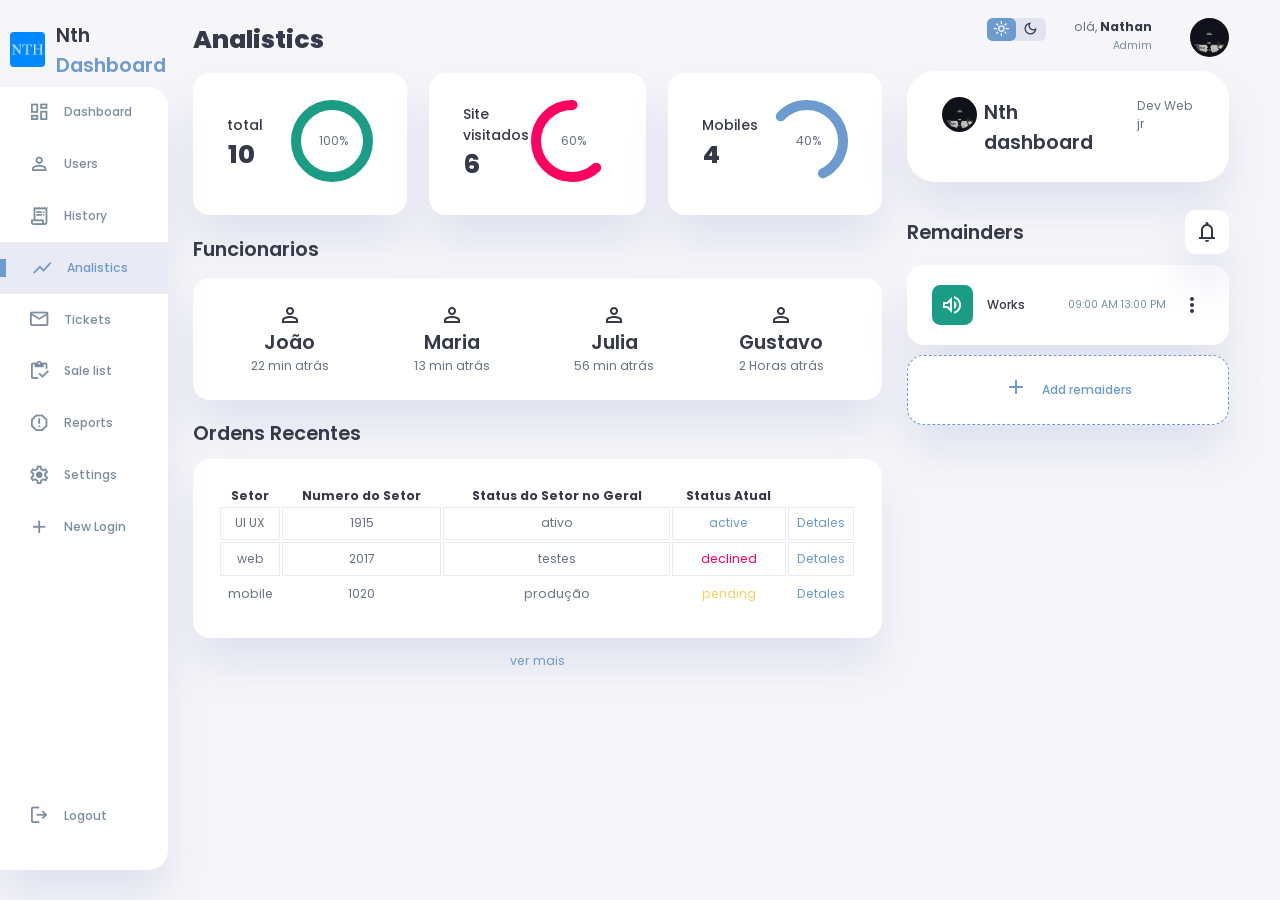
<file: index.html>
<!DOCTYPE html>
<html lang="pt-br">
<head>
    <meta charset="UTF-8">
    <meta name="viewport" content="width=device-width, initial-scale=1.0">
    <link href="https://fonts.googleapis.com/css2?family=Material+Symbols+Outlined" rel="stylesheet" />
    <link href="https://fonts.googleapis.com/icon?family=Material+Icons" rel="stylesheet">
    
    <link rel="shortcut icon" href="./imgs/favicon-16x16.png" type="image/x-icon">

    <link rel="stylesheet" href="./style/styleGeral.css">
    <link rel="stylesheet" href="./style/main.css">
    <link rel="stylesheet" href="./style/secaoD.css">
    <link rel="stylesheet" href="./style/sidebarE.css">

    <title>Dashboard</title>
</head>
<body>
    <div class="conteiner">
            <!-- Sidbar Esquerdo-->
        <aside >
            <div class="toggle">
                <div class="logo">
                    <img src="./imgs/favicon-32x32.png" alt="logo do Dashboard">
                </div>
                <h2>Nth <span class="primary">Dashboard</span></h2>
                <div class="close" id="close-btn">
                    <span class="material-symbols-outlined">
                        close
                    </span>
                </div>
            </div>

            <div class="sidebar">
                <a href="#" role="link">
                    <span class="material-symbols-outlined">
                        dashboard
                    </span>
                    <h3>Dashboard</h3>
                </a>
                <a href="#" id="usuarios">
                    <span class="material-symbols-outlined">
                        person
                    </span>
                    <h3>Users</h3>
                </a>
                <a href="#">
                    <span class="material-symbols-outlined">
                        receipt_long
                    </span>
                    <h3>History</h3>
                </a>
                <a href="#" class="ativo">
                    <span class="material-symbols-outlined">
                        show_chart
                    </span>
                    <h3>Analistics</h3>
                </a>
                <a href="#">
                    <span class="material-symbols-outlined">
                        mail
                    </span>
                    <h3>Tickets</h3>
                </a>
                <a href="#">
                    <span class="material-symbols-outlined">
                        inventory
                    </span>
                    <h3>Sale list</h3>
                </a>
                <a href="#">
                    <span class="material-symbols-outlined">
                        report
                    </span>
                    <h3>Reports</h3>
                </a>
                <a href="#">
                    <span class="material-symbols-outlined">
                        settings
                    </span>
                    <h3>Settings</h3>
                </a>
                <a href="#">
                    <span class="material-symbols-outlined">
                        add
                    </span>
                    <h3>New Login</h3>
                </a>
                <a href="#">
                    <span class="material-symbols-outlined">
                        logout
                    </span>
                    <h3>Logout</h3>
                </a>
            </div>
        </aside>

            <!--main-->
        <main>
                <!--Analistics-->
            <h1>Analistics</h1>
            <div class="analyse">
                <div class="sales">
                    <div class="status">
                        <div class="info">
                            <h3>total</h3>
                            <h1>10</h1>
                        </div>
                        <div class="progress">
                            <svg>
                                <circle class="total" cx="38" cy="38" r="36"></circle>
                            </svg>
                            <div class="percentage">
                                <p>100%</p>
                            </div>
                        </div>

                    </div>
                </div>

                <div class="visits">
                    <div class="status">
                        <div class="info">
                            <h3>Site visitados</h3>
                            <h1>6</h1>
                        </div>
                        <div class="progress">
                            <svg>
                                <circle class="site" cx="38" cy="38" r="36"></circle>
                            </svg>
                            <div class="percentage">
                                <p>60%</p>
                            </div>
                        </div>
    
                    </div>
                </div>

                <div class="searches">
                    <div class="status">
                        <div class="info">
                            <h3>Mobiles</h3>
                            <h1>4</h1>
                        </div>
                        <div class="progress">
                            <svg>
                                <circle cx="38" cy="38" r="36"></circle>
                            </svg>
                            <div class="percentage">
                                <p>40%</p>
                            </div>
                        </div>
    
                    </div>
                </div>
            </div>
            <!--fim Analistics-->

            <!-- New Users-->

            <div class="new-users">
                <h2>Funcionarios</h2>
                <div class="list-users">
                    <div class="user">
                        <span class="material-symbols-outlined">
                            person
                        </span>
                        <h2>João</h2>
                        <p>22 min atrás</p>
                    </div>

                    <div class="user">
                        <span class="material-symbols-outlined">
                            person
                        </span>
                        <h2>Maria</h2>
                        <p>13 min atrás</p>
                    </div>

                    <div class="user">
                        <span class="material-symbols-outlined">
                            person
                        </span>
                        <h2>Julia</h2>
                        <p>56 min atrás</p>
                    </div>

                    <div class="user">
                        <span class="material-symbols-outlined">
                            person
                        </span>
                        <h2>Gustavo</h2>
                        <p>2 Horas atrás</p>
                    </div>
                </div>
            </div>
            <!-- fim New Users-->

            <!-- Ordens recentes-->

            <div class="recents-orders">
                <h2>Ordens Recentes</h2>
                <table>
                    <thead>
                        <tr>
                            <th>Setor</th>
                            <th>Numero do Setor</th>
                            <th>Status do Setor no Geral</th>
                            <th>Status Atual</th>
                            <th></th>
                        </tr>
                    </thead>
                    <tbody>

                    </tbody>
                </table>
                <a href="#">ver mais</a>
            </div>
            <!--fim ordens reccentes-->
        </main>
        <!--fim do Main-->

        <!-- Sidebar direito-->

        <div class="right-section">
            <div class="nav">
                <button id="menu-btn">
                    <span class="material-symbols-outlined">
                        menu
                    </span>
                </button>
                <div class="dark-mode">
                    <span class="material-symbols-outlined active">
                        light_mode
                    </span>

                    <span class="material-symbols-outlined">
                        dark_mode
                    </span>
                </div>
                <div class="profile">
                    <div class="info">
                        <p>olá, <b>Nathan</b></p>
                        <small class="text-muted">Admim</small>
                    </div>
                    <div class="profile-photo">
                        <img src="./imgs/mini-astronaut.jpg" alt="foto de perfil">
                    </div>
                </div>
            </div>
           

            <div class="user-profile">
                <div class="logo">
                    <img src="./imgs/mini-astronaut.jpg" alt="logo">
                    <h2>Nth dashboard</h2>
                    <p>Dev Web jr</p>
                </div>
            </div>
            <div class="remaiders">
                <div class="header">
                    <h2>Remainders</h2>
                    <span class="material-symbols-outlined">
                        notifications
                    </span>
                </div>

                <div class="notications">
                    <div class="icon">
                        <span class="material-symbols-outlined">
                            volume_up
                        </span>
                    </div>

                    <div class="content">
                        <h3>Works</h3>
                        <small class="text-muted">09:00 AM 13:00 PM</small>
                    </div>
                    <span class="material-symbols-outlined">
                        more_vert
                    </span>
                </div>

                <div class="notications add-reminder">
                    <div class="add">
                        <span class="material-symbols-outlined">
                            add
                        </span>
                    </div>
                    <h3>Add remaiders</h3>
                </div>
            </div>


        </div>
        <!-- fim Sidebar direito-->



    </div>

    <script src="./js/users.js"></script>
    <script src="./js/index.js"></script>
</body>
</html>
</file>
<file: style/styleGeral.css>
@import url('https://fonts.googleapis.com/css2?family=Poppins:wght@300;400;500;600;700;800&display=swap');

:root {
    --color-primary: #6C9BCF;
    --color-danger: #FF0060;
    --color-success: #1B9C85;
    --color-warning: #F7D060;
    --color-white: #fff;
    --color-info-dark: #7d8da1;
    --color-dark: #363949;
    --color-light: rgba(132, 139, 200, 0.18);
    --color-dark-variant: #677483;
    --color-background: #f6f6f9;

    --card-border-radius: 2rem;
    --border-radius-1: 0.4rem;
    --border-radius-2: 1.2rem;

    --card-padding: 1.8rem;
    --padding-1: 1.2rem;

    --box-shadow: 0 2rem 3rem var(--color-light);
}

.dark-mode-variables{
    --color-background: #181a1e;
    --color-white: #202528;
    --color-dark: #edeffd;
    --color-dark-variant: #a3bdcc;
    --color-light: rgba(0, 0, 0, 0.4);
    --box-shadow: 0 2rem 3rem var(--color-light);
}

* {
    margin: 0;
    box-sizing: border-box;
    text-decoration: none;
    padding: 0;

}

html {
    font-size: 14px;
}

body {
    width: 100vw;
    height: 100vh;
    font-family: 'Poppins', sans-serif;
    font-size: 0.88rem;
    user-select: none;
    overflow-x: hidden;
    color: var(--color-dark);
    background-color: var(--color-background);
}

a{ 
    color: var(--color-dark);
}

img {
    width: 100%;
    display: block;
    object-fit: cover;
    margin-left: 10px;
}

h1 {
    font-weight: 800;
    font-size: 1.8rem;
}
h2 {
    font-weight: 600;
    font-size: 1.4rem;
}
h3 {
    font-weight: 500;
    font-size: 0.87rem;
}

small {
    font-size: 0.76rem;
}

p {
    color: var(--color-dark-variant);
}
b{
    color: var(--color-dark);
}

.text-muted{
    color: var(--color-info-dark);
}

.primary {
    color: var(--color-primary);
}

.danger {
    color: var(--color-danger);
}

.success {
    color: var(--color-success);
}

.warning {
    color: var(--color-warning);
}

.conteiner {
    display: grid;
    width: 96%;
    gap: 1.8rem;
    grid-template-columns: 12rem auto 23rem;
}

/* Resposivo */

@media screen and (max-width: 1200px) {
    .conteiner {
        width: 95%;
        grid-template-columns: 7rem auto 27rem;
    }

    aside .toggle h2 {
        display: none;
    }
    aside .sidebar {
        height: auto;
    }

    aside .sidebar h3 {
        display: none;
    }

    aside .sidebar a {
        width: 5.6rem;
    }

    aside .sidebar a:last-child {
        position: relative;
        margin-top: 1.8rem;
    }

    main .analyse {
        grid-template-columns: 1fr;
        gap: 0;
    }

    main .new-users .list-users .user {
        flex-basis: 40%;
    }

    main .recents-orders {
        width: 90%;
        position: absolute;
        left: 50%;
        transform: translateX(-50%);
        margin: 2rem 0 0 0.8rem;

    }

    main .recents-orders table {
        width: 83vw;
    }

    main table thead tr th:last-child,
    main table thead tr th:first-child {
        display: none;
    }

    main table tbody tr td:last-child,
    main table tbody tr td:first-child {
        display: none;
    }

}

@media screen and (max-width:768px) {
    .conteiner {
        width: 100%;
        grid-template-columns: 1fr;
        padding: 0 var(--padding-1);
    }

    aside {
        position: fixed;
        background-color: var(--color-white);
        width: 15rem;
        box-shadow: 1rem 3rem 4rem var(--box-shadow);
        z-index: 3;
        height: 100vh;
        left: -50%;
        display: none;
        animation: showMenu 0.4s ease forwards;

    }

    @keyframes showMenu {
        to {
            left: 0;
        }
    }

    .logo {
        margin-left: 0.3rem;
    }
    aside .sidebar {
        height: 100%;
    }

    aside .toggle h2 {
        display: block;
    }

    aside .sidebar h3 {
        display: block;
    }

    aside .sidebar a {
        width: 100%;
        height: 3.4rem;
    }

    aside .sidebar a:last-child {
        position: absolute;
    }

    main {
        margin-top: 8rem;
        padding: 0 1rem;
    }

    main .new-users .list-users .user {
        flex-basis: 35%;
    }

    main .recents-orders {
        position: relative;
        width: 100%;
        margin: 3rem 0 0 0;
    }

    main .recents-orders table {
        width: 100%;
    }

    .right-section {
        width: 94%;
        margin: 0 auto 4rem;
    }

    .right-section .nav {
        position: fixed;
        top: 0;
        left: 0;
        align-items: center;
        background-color: var(--color-white);
        padding: 0 var(--padding-1);
        height: 4.6rem;
        width: 100%;
        z-index: 2;
        box-shadow: 0 1rem 1rem var(--color-light);
        margin: 0;
    }

    .right-section .nav .dark-mode {
        width: 4.4rem;
        position: absolute;
        left: 60%;
    }

    .right-section .profile .info {
        display: none;
    }

    .right-section .nav button {
        display: inline-block;
        background-color: transparent;
        border: none;
        color: var(--color-dark);
        cursor: pointer;
        position: absolute;
        left: 1rem;
    }

    .right-section .nav button span {
        font-size: 2rem;
    }

}
</file>
<file: style/main.css>
main {
    margin-top: 1.5rem;
}
.dash {
    display: grid;
    grid-template-columns: repeat(3, 1fr);
    gap: 1.6rem;
}

.analyse {
    display: grid;
    grid-template-columns: repeat(3, 1fr);
    gap: 1.6rem;
}

main .analyse > div {
    background-color: var(--color-white);
    padding: var(--card-padding);
    border-radius: var(--border-radius-2);
    margin-top: 1rem;
    box-shadow: var(--box-shadow);
    cursor: pointer;
    transition: all 0.3s ease;
}

main .analyse > div:hover {
    box-shadow: none;
}

main .analyse > div .status {
    display: flex;
    align-items: center;
    justify-content: space-between;
}

.analyse h3 {
    margin-left: 0.6rem;
    font-size: 1rem;
}

.progress {
    position: relative;
    width: 92px;
    height: 92px;
    border-radius: 50%;
}

.analyse svg {
    width: 7rem;
    height: 7rem;

}

.analyse svg circle {
    fill: none;
    stroke-width: 10;
    stroke-linecap: round;
    transform: translate(5px, 5px);
}
.info h1{
    margin-left: 10px;
}

.percentage {
    position: absolute;
    top: -3px;
    left: -1px;
    display: flex;
    align-items: center;
    justify-content: center;
    height: 100%;
    width: 100%;
}


.sales svg circle{
    stroke: var(--color-success);
}

.visits svg circle {
    stroke: var(--color-danger);
    stroke-dashoffset: -30;
    stroke-dasharray: 140;
}

.searches svg circle {
    stroke: var(--color-primary);
    stroke-dashoffset: 60;
    stroke-dasharray: 100;
}

/* new users */

.new-users{
    margin-top: 1.3rem;
}


.list-users {
    background-color: var(--color-white);
    padding: var(--card-padding);
    border-radius: var(--border-radius-2);
    margin-top: 1rem;
    box-shadow: var(--box-shadow);
    display: flex;
    justify-content: space-around;
    flex-wrap: wrap;
    gap: 1.4rem;
    cursor: pointer;
    transition: all 0.3s ease;
}

.list-users:hover {
    box-shadow: none;
}

.user {
    display: flex;
    flex-direction: column;
    justify-content: center;
    align-items: center;
}

/* orden recentes */

.recents-orders {
    margin-top: 1.3rem;
}

.recents-orders h2{
    margin-bottom: 0.8rem;
}

.recents-orders table {
    background-color: var(--color-white);
    width: 100%;
    padding: var(--card-padding);
    text-align: center;
    box-shadow: var(--box-shadow);
    border-radius: var(--border-radius-2);
    transition: all 0.3s ease;
}

.recents-orders table:hover {
    box-shadow: none;
}

main table tbody td {
    height: 2.4rem;
    border: 1px solid var(--color-light);
    color: var(--color-dark-variant);
}

main table tbody tr:last-child td {
    border: none;
}

.recents-orders a {
    text-align: center;
    display: block;
    color: var(--color-primary);
    margin: 1rem auto;
}
</file>
<file: style/secaoD.css>
.right-section {
    margin-top: 1.3rem;
}

.nav {
    display: flex;
    justify-content: end;
    gap: 2rem;
}

 .nav button {
    display: none;
}

.dark-mode {
    display: flex;
    justify-content: space-between;
    align-items: center;
    background-color: var(--color-light);
    height: 1.6rem;
    width: 4.2rem;
    cursor: pointer;
    border-radius: var(--border-radius-1);
}

.dark-mode span {
    font-size: 1.2rem;
    width: 50%;
    height: 100%;
    display: flex;
    align-items: center;
    justify-content: center;
}

.dark-mode span.active {
    background-color: var(--color-primary);
    color: var(--color-white);
    border-radius: var(--border-radius-1);
}

.profile {
    display: flex;
    gap: 2rem;
    text-align: right;
}

.profile-photo img{
    width: 2.8rem;
    height: 2.8rem;
    overflow: hidden;
    border-radius: 50%;
}

.user-profile {
    display: flex;
    margin-top: 1rem;
    align-items: center;
    flex-direction: column;
    background-color: var(--color-white);
    padding: var(--card-padding);
    border-radius: var(--card-border-radius);
    box-shadow: var(--box-shadow);
    cursor: pointer;
    transition: all 0.3s ease;
}

.user-profile:hover {
    box-shadow: none;
}

.user-profile img {
    width: 11rem;
    height: 11rem;
    border-radius: 50%;
    margin-bottom: 0.8rem;
}

.remaiders {
    margin-top: 2rem;
}

.header {
    display: flex;
    justify-content: space-between;
    align-items: center;
    margin-bottom: 0.8rem;
}

.header span {
    padding: 10px;
    box-shadow: var(--box-shadow);
    background-color: var(--color-white);
    border-radius: 25%;
}


.notications {
    background-color: var(--color-white);
    display: flex;
    gap: 1rem;
    align-items: center;
    margin-bottom: 0.7rem;
    padding: 1.4rem var(--card-padding);
    border-radius: var(--border-radius-2);
    box-shadow: var(--box-shadow);
    transition: all 0.3s ease;
}

.notications:hover {
    box-shadow: none;
}


.content {
    display: flex;
    justify-content: space-between;
    align-items: center;
    margin: 0;
    width: 100%;
}

.icon {
    padding: 0.6rem;
    color: var(--color-white);
    background-color: var(--color-success);
    border-radius: 20%;
    display: flex;
}

.add-reminder {
    border:  1px dashed var(--color-primary);
    color: var(--color-primary);
    display: flex;
    align-items: center;
    justify-content: center;
    cursor: pointer;
}

.add-reminder:hover {
    background-color: var(--color-primary);
    color: var(--color-white);
}
</file>
<file: style/sidebarE.css>
aside {
    height: 100vh;
    display: block;
}

.toggle {
    display: flex;
    align-items: center;
    justify-content: space-between;
    margin-top: 1.4rem;
    gap: 0.8rem;
}

.logo {
    display: flex;
    gap: 0.5rem;
}

.logo img {
    width: 2.5rem;
    height: 2.5rem;
}


.close {
    padding-right: 1rem;
    display: none;
}

.sidebar {
    display: flex;
    flex-direction: column;
    background-color: var(--color-white);
    box-shadow: var(--box-shadow);
    border-radius: 0 20px 20px 0;
    height: 87vh;
    position: relative;
    top: 0.5rem;
    transition: all 0.3s ease;
}

.sidebar:hover {
    box-shadow: none;
}

.sidebar a {
    display: flex;
    align-items: center;
    color: var(--color-info-dark);
    height: 3.7rem;
    gap: 1rem;
    position: relative;
    margin-left: 2rem;
    transition: all 0.3s ease;
}

.sidebar a span {
    font-size: 1.6rem;
    transition: all 0.3s ease;
}

.sidebar a:last-child{
    position: absolute;
    bottom: 2rem;
    width: 100%;
}

.sidebar a.ativo {
    width: 100%;
    color: var(--color-primary);
    background-color: var(--color-light);
    margin-left: 0;
}

.sidebar a.ativo::before {
    content: '';
    width: 6px;
    height: 18px;
    background-color: var(--color-primary);
}

.sidebar a.ativo span {
    color: var(--color-primary);
    margin-left: calc(1rem - 3px);
}

.sidebar a:hover {
    color: var(--color-primary);
}

.sidebar a:hover span {
    margin-left: 0.6rem;
}

@media screen and (max-width:768px) {
    .close {
        display: block;
    }
}
</file>
